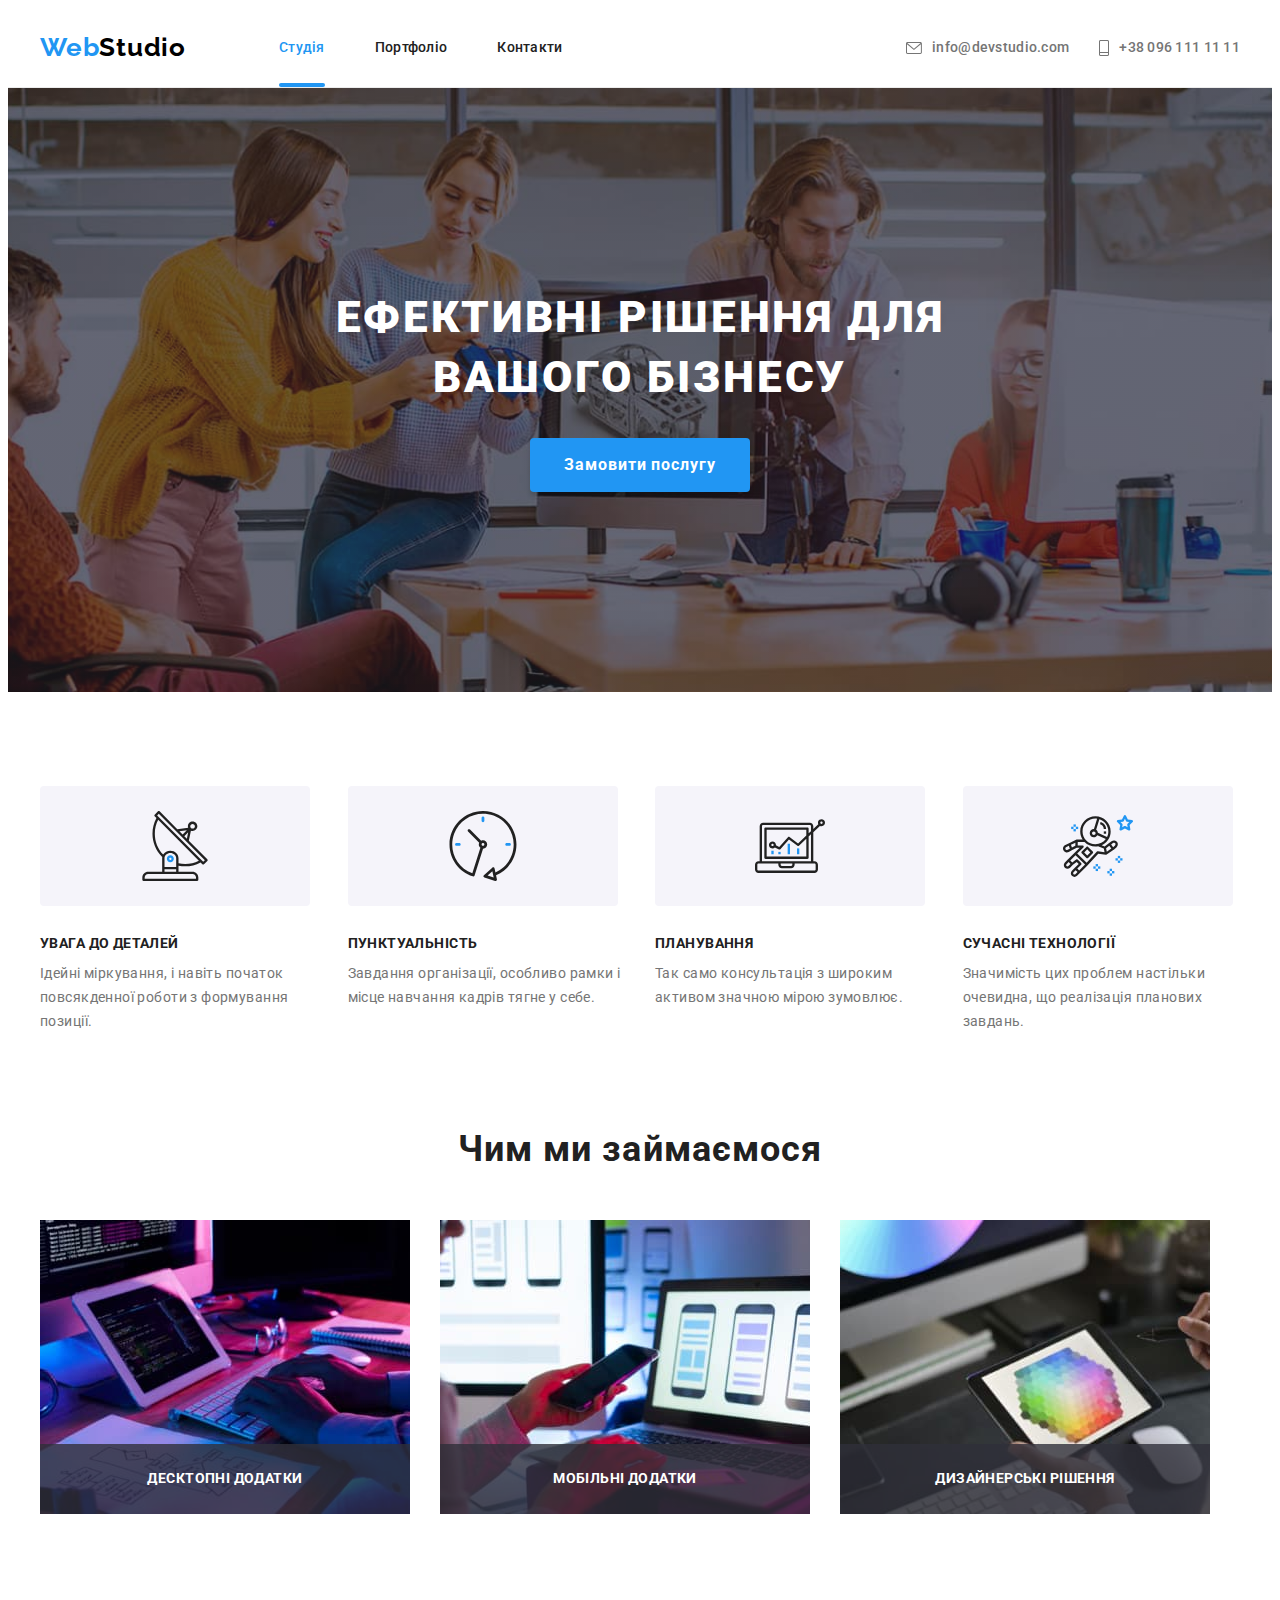
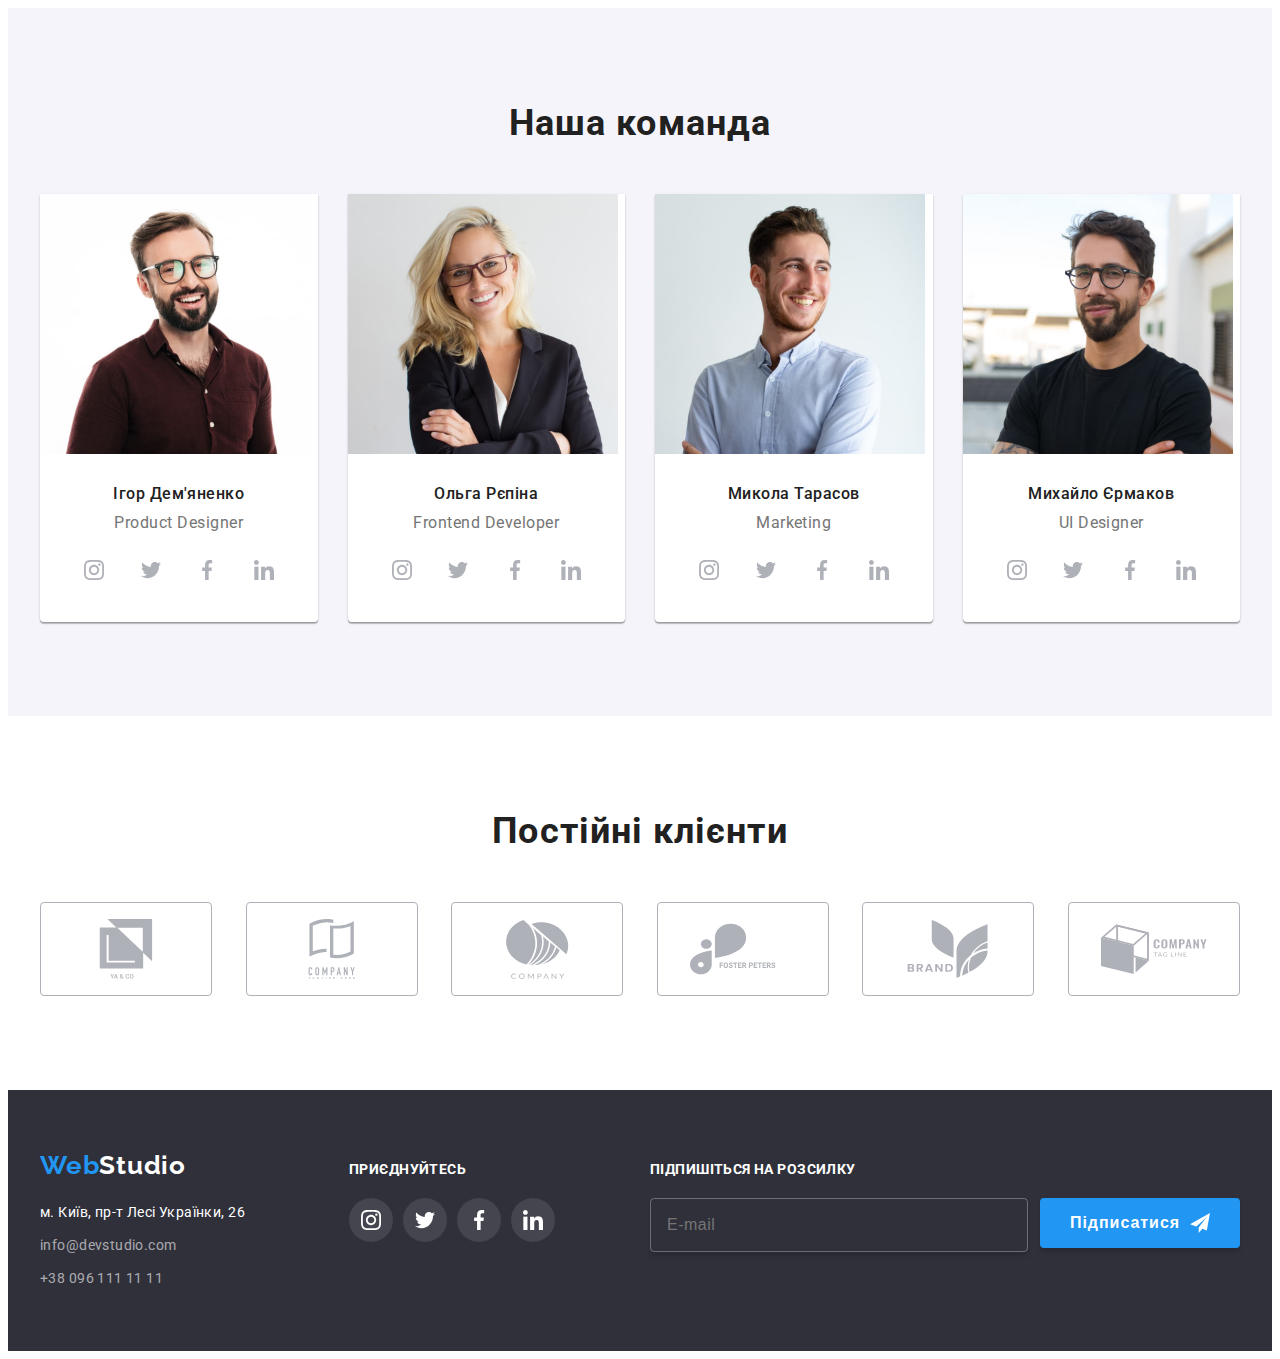
<file: index.html>
<!DOCTYPE html>
<html lang="uk">
<head>
    <meta charset="UTF-8">
    <meta http-equiv="X-UA-Compatible" content="IE=edge">
    <meta name="viewport" content="width=device-width, initial-scale=1.0">
    <title>WebStudio</title>
    <link rel="stylesheet" href="https://cdnjs.cloudflare.com/ajax/libs/modern-normalize/1.1.0/modern-normalize.min.css" integrity="sha512-wpPYUAdjBVSE4KJnH1VR1HeZfpl1ub8YT/NKx4PuQ5NmX2tKuGu6U/JRp5y+Y8XG2tV+wKQpNHVUX03MfMFn9Q==" crossorigin="anonymous" referrerpolicy="no-referrer">
    <link rel="preconnect" href="https://fonts.googleapis.com">
    <link rel="preconnect" href="https://fonts.gstatic.com" crossorigin>
    <link href="https://fonts.googleapis.com/css2?family=Raleway:wght@700&family=Roboto:wght@400;500;700;900&display=swap" rel="stylesheet">
    <link rel="stylesheet" href="./css/main.min.css">
</head>

<body>
    <header>
        <div class="container header--flex">
            <nav class="header__nav">
                <a class="link logo__link" href="./index.html">
                    Web<span class="header__logo--decor">Studio</span>
                </a>
                <ul class="list header-menu__list">
                    <li class="header-menu__item"><a class="link header-menu__link current" href="./index.html">Студія</a></li>
                    <li class="header-menu__item"><a class="link header-menu__link" href="./portfolio.html">Портфоліо</a></li>
                    <li class="header-menu__item"><a class="link header-menu__link" href="">Контакти</a></li>
                </ul>
            </nav>
            <ul class="list header-contacts__list">
                <li><a class="link header-contacts__link" href="mailto:info@devstudio.com">
                    <svg class="header__icon-email" width="16" height="12">
                        <use href="./images/icons/sprite.svg#icon-email"></use>
                    </svg>
                    info@devstudio.com</a></li>
                <li><a class="link header-contacts__link" href="tel:+380961111111">
                    <svg class="header__icon-phone" width="10" height="16">
                        <use href="./images/icons/sprite.svg#icon-phone"></use>
                    </svg>
                    +38 096 111 11 11</a></li>
            </ul>
        </div>
    </header>

    <main>
        <section class="section section-hero">
            <div class="container">
                <h1 class="hero__title">Ефективні рішення для вашого бізнесу</h1>
                <button class="hero__btn" type="button" data-modal-open>Замовити послугу</button>
            </div>
        </section>

        <section class="section section-special">
            <div class="container">
                <h2 class="section__title visually-hidden">Особливості</h2>
                <ul class="list special__list">
                    <li class="special__item">
                        <div class="special__icon-container">
                            <svg class="special__icon" width="70" height="70">
                                <use href="./images/icons/sprite.svg#icon-antenna"></use>
                            </svg>
                        </div>
                        <h3 class="special__title">УВАГА ДО ДЕТАЛЕЙ</h3>
                        <p class="special__desc">Ідейні міркування, і навіть початок повсякденної роботи з формування позиції.</p>
                    </li>
                    <li class="special__item">
                        <div class="special__icon-container">
                            <svg class="special__icon" width="70" height="70">
                                <use href="./images/icons/sprite.svg#icon-clock"></use>
                            </svg>
                        </div>
                        <h3 class="special__title">ПУНКТУАЛЬНІСТЬ</h3>
                        <p class="special__desc" >Завдання організації, особливо рамки і місце навчання кадрів тягне у себе.</p>
                    </li>
                    <li class="special__item">
                        <div class="special__icon-container">
                            <svg class="special__icon" width="70" height="70">
                                <use href="./images/icons/sprite.svg#icon-diagram"></use>
                            </svg>
                        </div>
                        <h3 class="special__title">ПЛАНУВАННЯ</h3>
                        <p class="special__desc">Так само консультація з широким активом значною мірою зумовлює.</p>
                    </li>
                    <li class="special__item">
                        <div class="special__icon-container">
                            <svg class="special__icon" width="70" height="70">
                                <use href="./images/icons/sprite.svg#icon-astronaut"></use>
                            </svg>
                        </div>
                        <h3 class="special__title">СУЧАСНІ ТЕХНОЛОГІЇ</h3>
                        <p class="special__desc">Значимість цих проблем настільки очевидна, що реалізація планових завдань.</p>
                    </li>
                </ul>
            </div>
        </section>

        <section class="section section-feature">
            <div class="container">
                <h2 class="section__title">Чим ми займаємося</h2>
                <ul class="list feature__list">
                    <li class="feature__item">
                        <a class="link feature__link" href="/">
                            <img class="feature__img" src="./images/feature/box-1.jpg" alt="Coding with a PC and a tablet" width="370" height="294">
                            <p class="feature__desc">Десктопні додатки</p>
                        </a>
                    </li>
                    <li class="feature__item">
                        <a class="link feature__link" href="/">
                            <img class="feature__img" src="./images/feature/box-2.jpg" alt="Designing project for mobile phone" width="370" height="294">
                            <p class="feature__desc">Мобільні додатки</p>
                        </a>
                    </li>
                    <li class="feature__item">
                        <a class="link feature__link" href="/">
                            <img class="feature__img" src="./images/feature/box-3.jpg" alt="Hexagonal color palette on a tablet" width="370" height="294">
                            <p class="feature__desc">Дизайнерські рішення</p>
                        </a>
                    </li>
                </ul>
            </div>
            
        </section>

        <section class="section section-team">
            <div class="container">
                <h2 class="section__title">Наша команда</h2>
                <ul class="list team__list">
                    <li class="team__card">
                        <img class="team__img" src="./images/team/img-team-1.jpg" alt="Ігор Дем'яненко" width="270" height="260">
                        <div class="team__text">
                            <h3 class="team__title">Ігор Дем'яненко</h3>
                            <p class="team__desc">Product Designer</p>
                            <ul class="list social__list">
                                <li class="social__item">
                                    <a class="link social__link" href="">
                                        <svg class="social__icon" width="20" height="20">
                                            <use href="./images/icons/sprite.svg#icon-instagram"></use>
                                        </svg>
                                    </a>
                                </li>
                                <li class="social__item">
                                    <a class="link social__link" href="">
                                        <svg class="social__icon" width="20" height="20">
                                            <use href="./images/icons/sprite.svg#icon-twitter"></use>
                                        </svg>
                                    </a>
                                </li>
                                <li class="social__item">
                                    <a class="link social__link" href="">
                                        <svg class="social__icon" width="20" height="20">
                                            <use href="./images/icons/sprite.svg#icon-facebook"></use>
                                        </svg>
                                    </a>
                                </li>
                                <li class="social__item">
                                    <a class="link social__link" href="">
                                        <svg class="social__icon" width="20" height="20">
                                            <use href="./images/icons/sprite.svg#icon-linkedin"></use>
                                        </svg>
                                    </a>
                                </li>
                            </ul>
                        </div>
                    </li>
                    <li class="team__card">
                        <img class="team__img" src="./images/team/img-team-2.jpg" alt="Ольга Рєпіна" width="270" height="260">
                        <div class="team__text">
                            <h3 class="team__title">Ольга Рєпіна</h3>
                            <p class="team__desc">Frontend Developer</p>
                            <ul class="list social__list">
                                <li class="social__item">
                                    <a class="link social__link" href="">
                                        <svg class="social__icon" width="20" height="20">
                                            <use href="./images/icons/sprite.svg#icon-instagram"></use>
                                        </svg>
                                    </a>
                                </li>
                                <li class="social__item">
                                    <a class="link social__link" href="">
                                        <svg class="social__icon" width="20" height="20">
                                            <use href="./images/icons/sprite.svg#icon-twitter"></use>
                                        </svg>
                                    </a>
                                </li>
                                <li class="social__item">
                                    <a class="link social__link" href="">
                                        <svg class="social__icon" width="20" height="20">
                                            <use href="./images/icons/sprite.svg#icon-facebook"></use>
                                        </svg>
                                    </a>
                                </li>
                                <li class="social__item">
                                    <a class="link social__link" href="">
                                        <svg class="social__icon" width="20" height="20">
                                            <use href="./images/icons/sprite.svg#icon-linkedin"></use>
                                        </svg>
                                    </a>
                                </li>
                            </ul>
                        </div>
                    </li>
                    <li class="team__card">
                        <img class="team__img" src="./images/team/img-team-3.jpg" alt="Микола Тарасов" width="270" height="260">
                        <div class="team__text">
                            <h3 class="team__title">Микола Тарасов</h3>
                            <p class="team__desc">Marketing</p>
                            <ul class="list social__list">
                                <li class="social__item">
                                    <a class="link social__link" href="">
                                        <svg class="social__icon" width="20" height="20">
                                            <use href="./images/icons/sprite.svg#icon-instagram"></use>
                                        </svg>
                                    </a>
                                </li>
                                <li class="social__item">
                                    <a class="link social__link" href="">
                                        <svg class="social__icon" width="20" height="20">
                                            <use href="./images/icons/sprite.svg#icon-twitter"></use>
                                        </svg>
                                    </a>
                                </li>
                                <li class="social__item">
                                    <a class="link social__link" href="">
                                        <svg class="social__icon" width="20" height="20">
                                            <use href="./images/icons/sprite.svg#icon-facebook"></use>
                                        </svg>
                                    </a>
                                </li>
                                <li class="social__item">
                                    <a class="link social__link" href="">
                                        <svg class="social__icon" width="20" height="20">
                                            <use href="./images/icons/sprite.svg#icon-linkedin"></use>
                                        </svg>
                                    </a>
                                </li>
                            </ul>
                        </div>
                    </li>
                    <li class="team__card">
                        <img class="team__img" src="./images/team/img-team-4.jpg" alt="Михайло Єрмаков" width="270" height="260">
                        <div class="team__text">
                            <h3 class="team__title">Михайло Єрмаков</h3>
                            <p class="team__desc">UI Designer</p>
                            <ul class="list social__list">
                                <li class="social__item">
                                    <a class="link social__link" href="">
                                        <svg class="social__icon" width="20" height="20">
                                            <use href="./images/icons/sprite.svg#icon-instagram"></use>
                                        </svg>
                                    </a>
                                </li>
                                <li class="social__item">
                                    <a class="link social__link" href="">
                                        <svg class="social__icon" width="20" height="20">
                                            <use href="./images/icons/sprite.svg#icon-twitter"></use>
                                        </svg>
                                    </a>
                                </li>
                                <li class="social__item">
                                    <a class="link social__link" href="">
                                        <svg class="social__icon" width="20" height="20">
                                            <use href="./images/icons/sprite.svg#icon-facebook"></use>
                                        </svg>
                                    </a>
                                </li>
                                <li class="social__item">
                                    <a class="link social__link" href="">
                                        <svg class="social__icon" width="20" height="20">
                                            <use href="./images/icons/sprite.svg#icon-linkedin"></use>
                                        </svg>
                                    </a>
                                </li>
                            </ul>
                        </div>
                    </li>
                </ul>
            </div>
        </section>

        <section class="section section-clients">
            <div class="container">
                <h2 class="section__title">Постійні клієнти</h2>
                <ul class="list clients__list">
                    <li class="clients__item">
                        <a class="link clients__link" href="">
                            <svg class="clients__icon" width="106" height="60">
                                <use href="./images/icons/sprite.svg#icon-client_1"></use>
                            </svg>
                        </a>
                    </li>
                    <li class="clients__item">
                        <a class="link clients__link" href="">
                            <svg class="clients__icon" width="106" height="60">
                                <use href="./images/icons/sprite.svg#icon-client_2"></use>
                            </svg>
                        </a>
                    </li>
                    <li class="clients__item">
                        <a class="link clients__link" href="">
                            <svg class="clients__icon" width="106" height="60">
                                <use href="./images/icons/sprite.svg#icon-client_3"></use>
                            </svg>
                        </a>
                    </li>
                    <li class="clients__item">
                        <a class="link clients__link" href="">
                            <svg class="clients__icon" width="106" height="60">
                                <use href="./images/icons/sprite.svg#icon-client_4"></use>
                            </svg>
                        </a>
                    </li>
                    <li class="clients__item">
                        <a class="link clients__link" href="">
                            <svg class="clients__icon" width="106" height="60">
                                <use href="./images/icons/sprite.svg#icon-client_5"></use>
                            </svg>
                        </a>
                    </li>
                    <li class="clients__item">
                        <a class="link clients__link" href="">
                            <svg class="clients__icon" width="106" height="60">
                                <use href="./images/icons/sprite.svg#icon-client_6"></use>
                            </svg>
                        </a>
                    </li>
                </ul>
            </div>
        </section>

    </main>

    <footer>
        <div class="container">
            <div>
                <a class="link logo__link footer__logo" href="./index.html">
                    Web<span class="footer__logo--decor">Studio</span>
                </a>
                <address>
                    <ul class="list footer__list">
                        <li class="footer__item">
                            <a class="link footer__address" href="https://goo.gl/maps/kTnFqVp6dQfRhCdu8">м. Київ, пр-т Лесі Українки, 26</a>
                        </li>
                        <li class="footer__item">
                            <a class="link footer__contact" href="mailto:info@devstudio.com">info@devstudio.com</a>
                        </li>
                        <li class="footer__item">
                            <a class="link footer__contact" href="tel:+380961111111">+38 096 111 11 11</a>
                        </li>
                    </ul>
                </address>
            </div>
            <div>
                <p class="social__title">приєднуйтесь</p>
                <ul class="list social__list">
                    <li class="social__item">
                        <a class="link social__link" href="">
                            <svg class="social__icon" width="20" height="20">
                                <use href="./images/icons/sprite.svg#icon-instagram"></use>
                            </svg>
                        </a>
                    </li>
                    <li class="social__item">
                        <a class="link social__link" href="">
                            <svg class="social__icon" width="20" height="20">
                                <use href="./images/icons/sprite.svg#icon-twitter"></use>
                            </svg>
                        </a>
                    </li>
                    <li class="social__item">
                        <a class="link social__link" href="">
                            <svg class="social__icon" width="20" height="20">
                                <use href="./images/icons/sprite.svg#icon-facebook"></use>
                            </svg>
                        </a>
                    </li>
                    <li class="social__item">
                        <a class="link social__link" href="">
                            <svg class="social__icon" width="20" height="20">
                                <use href="./images/icons/sprite.svg#icon-linkedin"></use>
                            </svg>
                        </a>
                    </li>
                </ul>
            </div>
            <div class="subscribe">
                <p class="subscribe__message">Підпишіться на розсилку</p>
                <form class="subscribe__form">
                    <label class="subscribe__field">
                        <input name="subscribe__email"
                        class="subscribe__input"
                        type="email"
                        autocomplete="on"
                        placeholder="E-mail">
                    </label>
                    <button class="subscribe__btn" type="submit">
                        <span class="subscribe__text">Підписатися</span>
                        <svg class="icon-send" width="24" height="24">
                            <use href="./images/icons/sprite.svg#icon-send"></use>
                        </svg>
                    </button>
                </form>
            </div>
        </div>
    </footer>

    <div class="backdrop is-hidden" data-modal>
        <div class="modal">
            <button class="modal__btn--close" type="button" data-modal-close>
                <svg class="modal__icon--close" width="11" height="11">
                    <use href="./images/icons/sprite.svg#icon-close"></use>
                </svg>
            </button>
            <form class="contact-form">
                <p class="contact-form__message">Залиште свої дані, ми вам передзвонимо</p>
                <label class="contact-form__field">
                    <span class="contact-form__title">Ім'я</span>
                    <span class="contact-form__wrapper">
                        <input name="user-name" 
                        class="contact-form__input" 
                        type="text" 
                        required 
                        autocomplete="on" 
                        minlength="2">
                        <span class="contact-form__icon">
                            <svg width="12" height="12">
                                <use href="./images/icons/sprite.svg#icon-form-user"></use>
                            </svg>
                        </span>
                    </span>
                </label>
                <label class="contact-form__field">
                    <span class="contact-form__title">Телефон</span>
                    <span class="contact-form__wrapper">
                        <input name="user-tel" 
                        class="contact-form__input" 
                        type="tel" 
                        required 
                        autocomplete="on" 
                        pattern="[0-9]{3}-[0-9]{2}-[0-9]{3}-[0-9]{2}-[0-9]{2}" 
                        title="XXX-XX-XXX-XX-XX">
                        <span class="contact-form__icon">
                            <svg width="13" height="13">
                                <use href="./images/icons/sprite.svg#icon-form-tel"></use>
                            </svg>
                        </span>
                    </span>
                </label>
                <label class="contact-form__field">
                    <span class="contact-form__title">Пошта</span>
                    <span class="contact-form__wrapper">
                        <input name="user-email" 
                        class="contact-form__input" 
                        type="email" 
                        required 
                        autocomplete="on">
                        <span class="contact-form__icon">
                            <svg width="15" height="12">
                                <use href="./images/icons/sprite.svg#icon-form-email"></use>
                            </svg>
                        </span>
                    </span>
                </label>
                <label class="contact-form__field">
                    <span class="contact-form__title">Коментар</span>
                    <textarea name="user-comment" class="contact-form__comment" placeholder="Введіть текст"></textarea>
                </label>
                <div class="contact-form__policy">
                    <input name="accept-policy" class="contact-form__checkbox visually-hidden" type="checkbox" id="policy-checkbox" required>
                    <label for="policy-checkbox" class="contact-form__label">
                        Погоджуюся з розсилкою та приймаю&nbsp;<a class="contact-form__link" href="">Умови договору</a> 
                    </label>
                </div>
                <button class="contact-form__btn--submit" type="submit">Відправити</button>
            </form>
        </div>
    </div>

    <script src="./js/modal.js"></script>

</body>

</html>
</file>
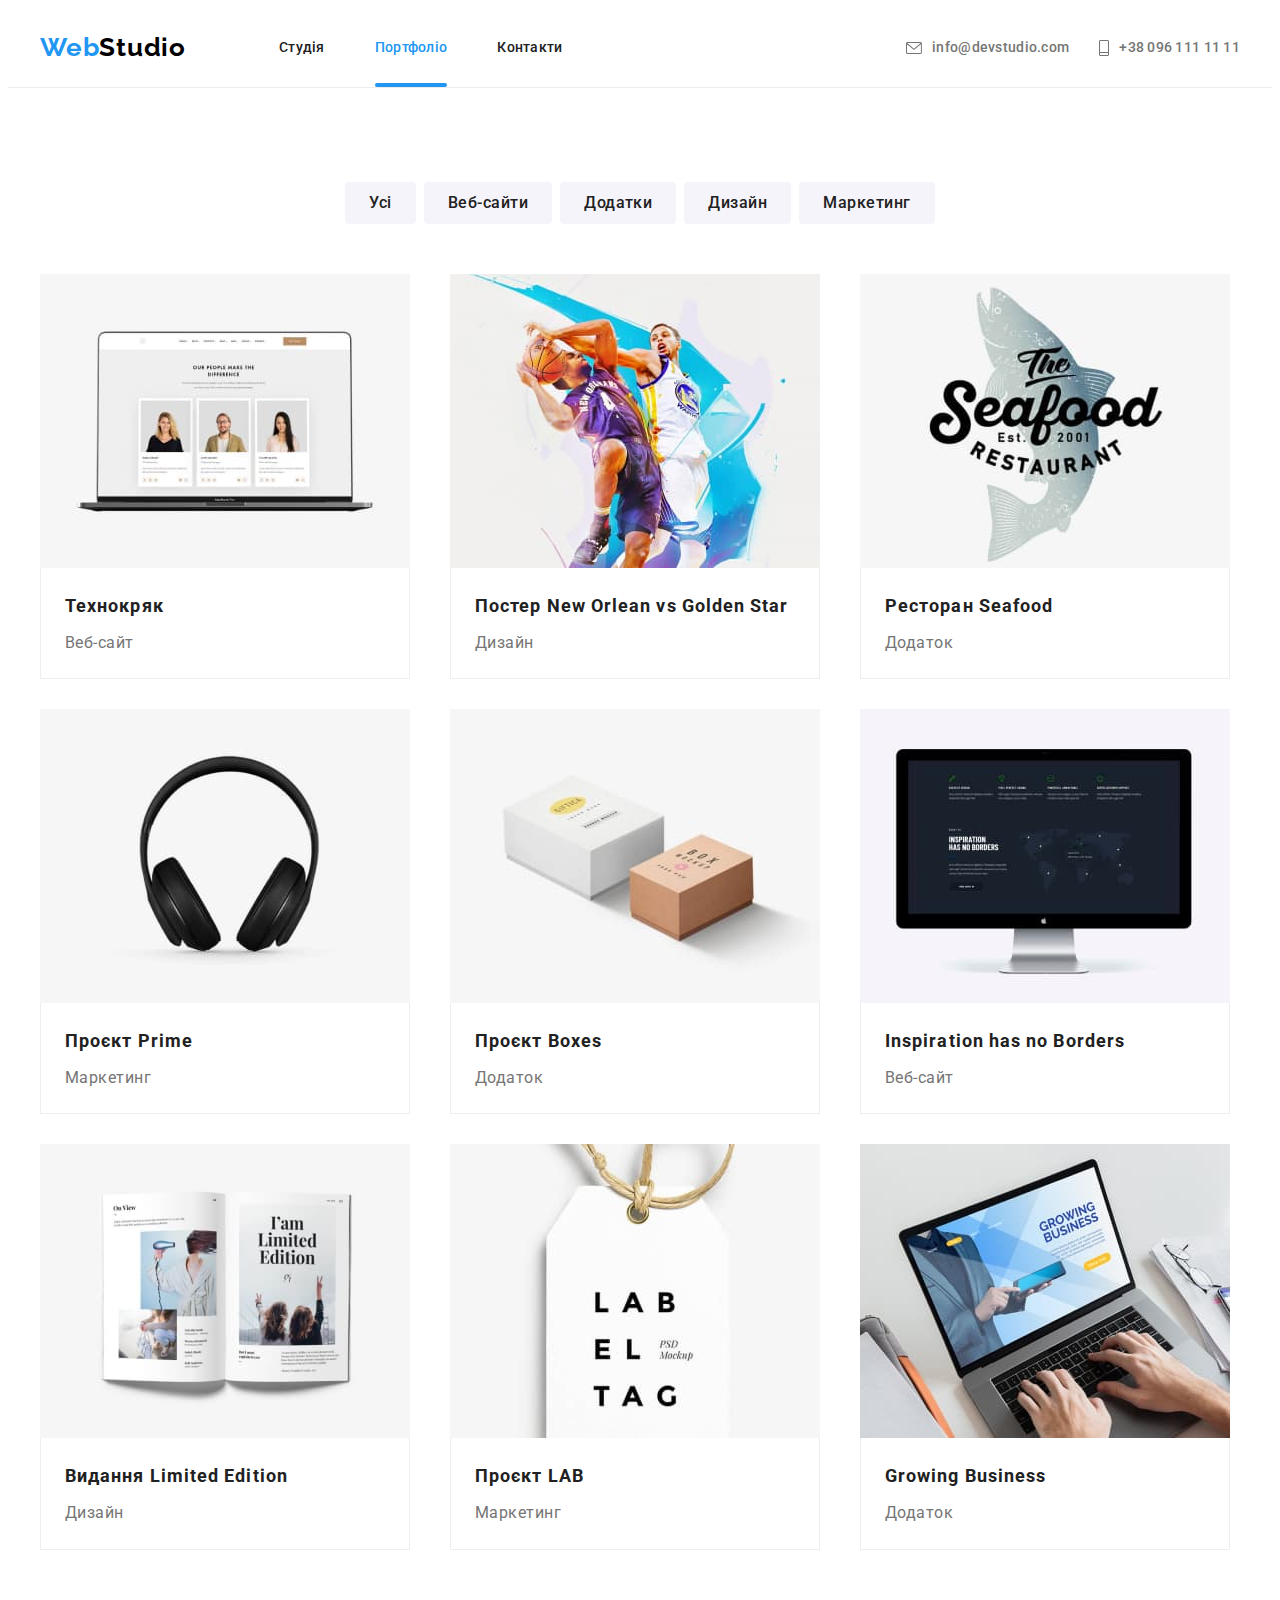
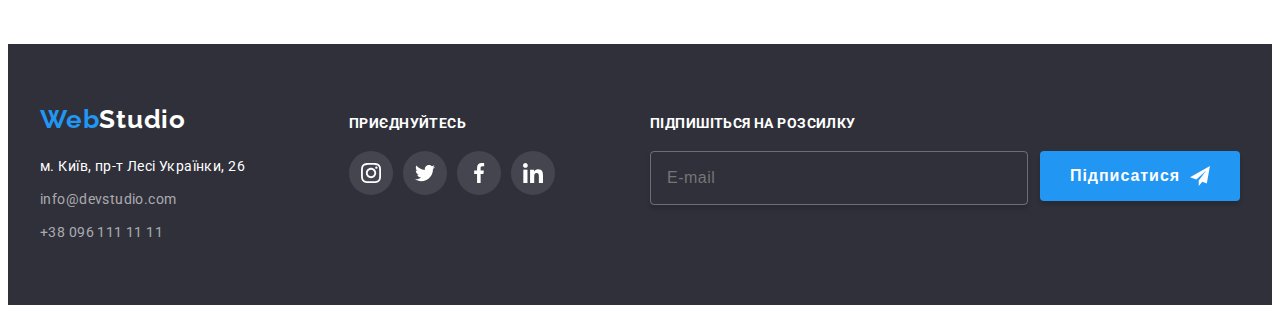
<file: portfolio.html>
<!DOCTYPE html>
<html lang="uk">
<head>
    <meta charset="UTF-8">
    <meta http-equiv="X-UA-Compatible" content="IE=edge">
    <meta name="viewport" content="width=device-width, initial-scale=1.0">
    <title>Portfolio</title>
    <link rel="stylesheet" href="https://cdnjs.cloudflare.com/ajax/libs/modern-normalize/1.1.0/modern-normalize.min.css" integrity="sha512-wpPYUAdjBVSE4KJnH1VR1HeZfpl1ub8YT/NKx4PuQ5NmX2tKuGu6U/JRp5y+Y8XG2tV+wKQpNHVUX03MfMFn9Q==" crossorigin="anonymous" referrerpolicy="no-referrer">
    <link rel="preconnect" href="https://fonts.googleapis.com">
    <link rel="preconnect" href="https://fonts.gstatic.com" crossorigin>
    <link href="https://fonts.googleapis.com/css2?family=Raleway:wght@700&family=Roboto:wght@400;500;700;900&display=swap" rel="stylesheet">
    <link rel="stylesheet" href="./css/main.min.css">
</head>

<body>
    <header>
        <div class="container header--flex">
            <nav class="header__nav">
                <a class="link logo__link" href="./index.html">
                    Web<span class="header__logo--decor">Studio</span>
                </a>
                <ul class="list header-menu__list">
                    <li class="header-menu__item"><a class="link header-menu__link" href="./index.html">Студія</a>
                    </li>
                    <li class="header-menu__item"><a class="link header-menu__link current" href="./portfolio.html">Портфоліо</a>
                    </li>
                    <li class="header-menu__item"><a class="link header-menu__link" href="">Контакти</a></li>
                </ul>
            </nav>
            <ul class="list header-contacts__list">
                <li><a class="link header-contacts__link" href="mailto:info@devstudio.com">
                        <svg class="header__icon-email" width="16" height="12">
                            <use href="./images/icons/sprite.svg#icon-email"></use>
                        </svg>
                        info@devstudio.com</a></li>
                <li><a class="link header-contacts__link" href="tel:+380961111111">
                        <svg class="header__icon-phone" width="10" height="16">
                            <use href="./images/icons/sprite.svg#icon-phone"></use>
                        </svg>
                        +38 096 111 11 11</a></li>
            </ul>
        </div>
    </header>

    <main>
        <section class="section">
            <div class="container">
                <h1 class="section-title visually-hidden">Портфоліо</h1>
                <ul class="list filter__list">
                    <li class="filter__list-item"><button class="filter__btn" type="button">Усі</button></li>
                    <li class="filter__list-item"><button class="filter__btn" type="button">Веб-сайти</button></li>
                    <li class="filter__list-item"><button class="filter__btn" type="button">Додатки</button></li>
                    <li class="filter__list-item"><button class="filter__btn" type="button">Дизайн</button></li>
                    <li class="filter__list-item"><button class="filter__btn" type="button">Маркетинг</button></li>
                </ul>
                
                <ul class="list portfolio__list">
                    <li class="portfolio__card">
                        <a class="link portfolio__link" href="/">
                            <div class="portfolio__wrapper">
                                <img class="portfolio__img" src="./images/portfolio/portfolio-img-01.jpg" alt="portfolio-img-01" width="370" height="294">
                                <p class="portfolio__overlay">Ресурс пропонує комплексні пропозиції з різним рівнем функціоналу та сервісів. Все це дозволить відвідувачу отримати вичерпні відомості про компанію чи приватну особу.</p>
                            </div>
                            <div class="portfolio__text">
                                <h2 class="portfolio__title">Технокряк</h2>
                                <p class="portfolio__desc">Веб-сайт</p>
                            </div>
                        </a>
                    </li>
                    <li class="portfolio__card">
                        <a class="link portfolio__link" href="/">
                            <div class="portfolio__wrapper">
                                <img class="portfolio__img" src="./images/portfolio/portfolio-img-02.jpg" alt="portfolio-img-02" width="370" height="294">
                                <p class="portfolio__overlay">Ресурс пропонує комплексні пропозиції з різним рівнем функціоналу та сервісів. Все це дозволить відвідувачу отримати вичерпні відомості про компанію чи приватну особу.</p>
                            </div>
                            <div class="portfolio__text">
                                <h2 class="portfolio__title">Постер New Orlean vs Golden Star</h2>
                                <p class="portfolio__desc">Дизайн</p>
                            </div>                            
                        </a>
                    </li>
                    <li class="portfolio__card">
                        <a class="link portfolio__link" href="/">
                            <div class="portfolio__wrapper">
                                <img class="portfolio__img" src="./images/portfolio/portfolio-img-03.jpg" alt="portfolio-img-03" width="370" height="294">
                                <p class="portfolio__overlay">Ресурс пропонує комплексні пропозиції з різним рівнем функціоналу та сервісів. Все це дозволить відвідувачу отримати вичерпні відомості про компанію чи приватну особу.</p>
                            </div>
                            <div class="portfolio__text">
                                <h2 class="portfolio__title">Ресторан Seafood</h2>
                                <p class="portfolio__desc">Додаток</p>
                            </div>                            
                        </a>
                    </li>
                    <li class="portfolio__card">
                        <a class="link portfolio__link" href="/">
                            <div class="portfolio__wrapper">
                                <img class="portfolio__img" src="./images/portfolio/portfolio-img-04.jpg" alt="portfolio-img-04" width="370" height="294">
                                <p class="portfolio__overlay">Ресурс пропонує комплексні пропозиції з різним рівнем функціоналу та сервісів. Все це дозволить відвідувачу отримати вичерпні відомості про компанію чи приватну особу.</p>
                            </div>
                            <div class="portfolio__text">
                                <h2 class="portfolio__title">Проєкт Prime</h2>
                                <p class="portfolio__desc">Маркетинг</p>
                            </div>                            
                        </a>
                    </li>
                    <li class="portfolio__card">
                        <a class="link portfolio__link" href="/">
                            <div class="portfolio__wrapper">
                                <img class="portfolio__img" src="./images/portfolio/portfolio-img-05.jpg" alt="portfolio-img-05" width="370" height="294">
                                <p class="portfolio__overlay">Ресурс пропонує комплексні пропозиції з різним рівнем функціоналу та сервісів. Все це дозволить відвідувачу отримати вичерпні відомості про компанію чи приватну особу.</p>
                            </div>
                            <div class="portfolio__text">
                                <h2 class="portfolio__title">Проєкт Boxes</h2>
                                <p class="portfolio__desc">Додаток</p>
                            </div>                            
                        </a>
                    </li>
                    <li class="portfolio__card">
                        <a class="link portfolio__link" href="/">
                            <div class="portfolio__wrapper">
                                <img class="portfolio__img" src="./images/portfolio/portfolio-img-06.jpg" alt="portfolio-img-06" width="370" height="294">
                                <p class="portfolio__overlay">Ресурс пропонує комплексні пропозиції з різним рівнем функціоналу та сервісів. Все це дозволить відвідувачу отримати вичерпні відомості про компанію чи приватну особу.</p>
                            </div>
                            <div class="portfolio__text">
                                <h2 class="portfolio__title">Inspiration has no Borders</h2>
                                <p class="portfolio__desc">Веб-сайт</p>
                            </div>                            
                        </a>
                    </li>
                    <li class="portfolio__card">
                        <a class="link portfolio__link" href="/">
                            <div class="portfolio__wrapper">
                                <img class="portfolio__img" src="./images/portfolio/portfolio-img-07.jpg" alt="portfolio-img-07" width="370" height="294">
                                <p class="portfolio__overlay">Ресурс пропонує комплексні пропозиції з різним рівнем функціоналу та сервісів. Все це дозволить відвідувачу отримати вичерпні відомості про компанію чи приватну особу.</p>
                            </div>
                            <div class="portfolio__text">
                                <h2 class="portfolio__title">Видання Limited Edition</h2>
                                <p class="portfolio__desc">Дизайн</p>
                            </div>                            
                        </a>
                    </li>
                    <li class="portfolio__card">
                        <a class="link portfolio__link" href="/">
                            <div class="portfolio__wrapper">
                                <img class="portfolio__img" src="./images/portfolio/portfolio-img-08.jpg" alt="portfolio-img-08" width="370" height="294">
                                <p class="portfolio__overlay">Ресурс пропонує комплексні пропозиції з різним рівнем функціоналу та сервісів. Все це дозволить відвідувачу отримати вичерпні відомості про компанію чи приватну особу.</p>
                            </div>
                            <div class="portfolio__text">
                                <h2 class="portfolio__title">Проєкт LAB</h2>
                                <p class="portfolio__desc">Маркетинг</p>
                            </div>                            
                        </a>
                    </li>
                    <li class="portfolio__card">
                        <a class="link portfolio__link" href="/">
                            <div class="portfolio__wrapper">
                                <img class="portfolio__img" src="./images/portfolio/portfolio-img-09.jpg" alt="portfolio-img-09" width="370" height="294">
                                <p class="portfolio__overlay">Ресурс пропонує комплексні пропозиції з різним рівнем функціоналу та сервісів. Все це дозволить відвідувачу отримати вичерпні відомості про компанію чи приватну особу.</p>
                            </div>
                            <div class="portfolio__text">
                                <h2 class="portfolio__title">Growing Business</h2>
                                <p class="portfolio__desc">Додаток</p>
                            </div>                            
                        </a>
                    </li>
                </ul>
            </div>
        </section>
    </main>

    <footer>
        <div class="container">
            <div>
                <a class="link logo__link footer__logo" href="./index.html">
                    Web<span class="footer__logo--decor">Studio</span>
                </a>
                <address>
                    <ul class="list footer__list">
                        <li class="footer__item">
                            <a class="link footer__address" href="https://goo.gl/maps/kTnFqVp6dQfRhCdu8">м. Київ, пр-т Лесі
                                Українки, 26</a>
                        </li>
                        <li class="footer__item">
                            <a class="link footer__contact" href="mailto:info@devstudio.com">info@devstudio.com</a>
                        </li>
                        <li class="footer__item">
                            <a class="link footer__contact" href="tel:+380961111111">+38 096 111 11 11</a>
                        </li>
                    </ul>
                </address>
            </div>
            <div>
                <p class="social__title">приєднуйтесь</p>
                <ul class="list social__list">
                    <li class="social__item">
                        <a class="link social__link" href="">
                            <svg class="social__icon" width="20" height="20">
                                <use href="./images/icons/sprite.svg#icon-instagram"></use>
                            </svg>
                        </a>
                    </li>
                    <li class="social__item">
                        <a class="link social__link" href="">
                            <svg class="social__icon" width="20" height="20">
                                <use href="./images/icons/sprite.svg#icon-twitter"></use>
                            </svg>
                        </a>
                    </li>
                    <li class="social__item">
                        <a class="link social__link" href="">
                            <svg class="social__icon" width="20" height="20">
                                <use href="./images/icons/sprite.svg#icon-facebook"></use>
                            </svg>
                        </a>
                    </li>
                    <li class="social__item">
                        <a class="link social__link" href="">
                            <svg class="social__icon" width="20" height="20">
                                <use href="./images/icons/sprite.svg#icon-linkedin"></use>
                            </svg>
                        </a>
                    </li>
                </ul>
            </div>
            <div class="subscribe">
                <p class="subscribe__message">Підпишіться на розсилку</p>
                <form class="subscribe__form">
                    <label class="subscribe__field">
                        <input name="subscribe__email" class="subscribe__input" type="email" autocomplete="on"
                            placeholder="E-mail">
                    </label>
                    <button class="subscribe__btn" type="submit">
                        <span class="subscribe__text">Підписатися</span>
                        <svg class="icon-send" width="24" height="24">
                            <use href="./images/icons/sprite.svg#icon-send"></use>
                        </svg>
                    </button>
                </form>
            </div>
        </div>
    </footer>
    
</body>

</html>
</file>
<file: css/main.min.css>
:root{--main-font: "Roboto", sans-serif;--logo-font: "Raleway", sans-serif;--white-color: #ffffff;--accent-color: #2196f3;--gray-bgcolor: #f5f4fa;--dark-bgcolor: #2f303a;--gray-text-color: #757575;--dark-text-color: #212121;--black-text-color: #000000;--accent-btn-color: #188ce8;--white-border: #eeeeee;--border-bottom-line: #ececec;--footer-gray-color: #ffffff99;--overlay-color: #2f303a66;--icon-gray-color: #afb1b8;--icon-dark-gray-color: #ffffff1a;--feature-bgcolor: #2f303acc;--portfolio-overlay-color: #2196f3e6;--backdrop-color: #00000033;--form-border-color: #21212133;--form-placeholder-color: #75757580;--timing-cubic: cubic-bezier(.4, 0, .2, 1);--btn-shadow: 0px 4px 4px rgba(0, 0, 0, .15);--card-shadow: 0px 1px 3px rgba(0, 0, 0, .12), 0px 1px 1px rgba(0, 0, 0, .14), 0px 2px 1px rgba(0, 0, 0, .2)}.visually-hidden{position:absolute;width:1px;height:1px;margin:-1px;padding:0;overflow:hidden;border:0;clip:rect(0 0 0 0)}body{font-family:var(--main-font);font-style:normal;font-size:14px;line-height:1.71;color:var(--dark-text-color);background-color:var(--white-color)}h1,h2,h3,h4,p{margin-top:0;margin-bottom:0}.link{text-decoration:none}.link:visited{text-decoration:none}.list{list-style:none;padding:0;margin:0}img{display:block}.container{margin:0 auto;padding:0 15px;width:1200px}.section{padding:94px 0}.section__title{margin-bottom:50px;font-weight:700;font-size:36px;line-height:1.17;text-align:center;letter-spacing:.03em;color:var(--dark-text-color)}.social__link{width:44px;height:44px;display:flex;justify-content:center;align-items:center;border-radius:50%;fill:var(--icon-gray-color);transition:background-color 250ms var(--timing-cubic)}.social__link:hover,.social__link:focus{background-color:var(--accent-color);fill:var(--white-color)}.social__title{margin-bottom:20px;font-weight:700;font-size:14px;line-height:1.14;letter-spacing:.03em;text-transform:uppercase;color:var(--white-color)}.logo__link{margin-right:93px;font-family:var(--logo-font);font-style:normal;font-weight:700;font-size:26px;line-height:1.2;letter-spacing:.03em;color:var(--accent-color)}.subscribe__message{margin-bottom:20px;font-weight:700;font-size:14px;line-height:1.14;letter-spacing:.03em;text-transform:uppercase;color:var(--white-color)}.subscribe__form{display:flex;gap:12px}.subscribe__input{width:358px;height:50px;padding-left:16px;color:var(--white-color);background-color:rgba(0,0,0,0);border:1px solid rgba(255,255,255,.3);box-shadow:var(--btn-shadow);border-radius:4px;transition:border-color 250ms var(--timing-cubic)}.subscribe__input::placeholder{font-size:16px;line-height:1.25;letter-spacing:.03em;border-color:var(--footer-gray-color)}.subscribe__input:hover,.subscribe__input:focus{outline:none;border-color:var(--accent-color);cursor:pointer}.subscribe__btn{width:200px;height:50px;display:flex;align-items:center;gap:10px;padding:10px 28px;background-color:var(--accent-color);border-color:rgba(0,0,0,0);border-radius:4px;box-shadow:var(--btn-shadow);transition:background-color 250ms var(--timing-cubic)}.subscribe__btn:hover,.subscribe__btn:focus{background-color:var(--accent-btn-color);cursor:pointer}.subscribe__text{font-family:inherit;font-weight:700;font-size:16px;line-height:1.88;letter-spacing:.06em;color:var(--white-color)}.icon-send{width:24px;height:24px;display:flex;justify-content:center;align-items:center;fill:var(--white-color)}.backdrop{position:fixed;top:0%;left:0%;width:100vw;height:100vh;background-color:var(--backdrop-color);transition:opacity 250ms var(--timing-cubic),visibility 250ms var(--timing-cubic)}.backdrop.is-hidden{opacity:0;visibility:hidden;pointer-events:none}.modal{position:absolute;top:50%;left:50%;transform:translate(-50%, -50%);width:528px;height:580px;padding:40px;background-color:var(--white-color);box-shadow:var(--card-shadow);border-radius:4px}.modal__btn--close{position:absolute;top:8px;right:8px;display:flex;justify-content:center;align-items:center;width:30px;height:30px;padding:0;border:1px solid rgba(0,0,0,.1019607843);border-radius:50%;background-color:rgba(0,0,0,0);cursor:pointer;fill:var(--black-text-color);transition:fill 250ms var(--timing-cubic)}.modal__btn--close:hover,.modal__btn--close:focus{fill:var(--accent-color)}.contact-form__message{margin-bottom:12px;font-weight:700;font-size:20px;line-height:1.15;text-align:center;letter-spacing:.03em;color:var(--dark-text-color)}.contact-form__field{display:block;margin-bottom:10px}.contact-form__title{display:block;font-size:12px;line-height:1.16;letter-spacing:.01em;color:var(--gray-text-color)}.contact-form__wrapper{position:relative;display:block;margin-top:4px}.contact-form__input{width:100%;height:40px;padding-left:42px;border:1px solid var(--form-border-color);border-radius:4px;transition:border-color 250ms var(--timing-cubic)}.contact-form__input:hover,.contact-form__input:focus{outline:none;border-color:var(--accent-color);cursor:pointer}.contact-form__icon{position:absolute;top:50%;left:12px;transform:translateY(-50%);width:18px;height:18px;display:flex;justify-content:center;align-items:center;fill:var(--dark-text-color);transition:fill 250ms var(--timing-cubic)}.contact-form__icon:hover{fill:var(--accent-color);cursor:pointer}.contact-form__input:hover+.contact-form__icon,.contact-form__input:focus+.contact-form__icon{fill:var(--accent-color)}.contact-form__comment{width:100%;height:120px;resize:none;margin-top:4px;padding:12px 16px;border:1px solid var(--form-border-color);border-radius:4px;transition:border-color 250ms var(--timing-cubic)}.contact-form__comment:hover,.contact-form__comment:focus{outline:none;border-color:var(--accent-color);cursor:pointer}.contact-form__comment::placeholder{font-size:12px;line-height:1.16;letter-spacing:.01em;color:var(--form-placeholder-color)}.contact-form__link{color:var(--accent-color)}.contact-form__policy{margin-bottom:30px}.contact-form__label{display:flex;justify-content:center;align-items:center;font-size:14px;line-height:1.71;letter-spacing:.03em;color:var(--gray-text-color)}.contact-form__label::before{content:"";display:inline-block;width:16px;height:15px;margin-right:8px;cursor:pointer;border:2px solid var(--dark-text-color);border-radius:2px}.contact-form__checkbox:checked+.contact-form__label::before{background-color:var(--accent-color);background-image:url(../images/icons/checked.svg);background-size:contain;background-position:center;background-repeat:no-repeat;border-color:var(--accent-color)}.contact-form__checkbox:focus+.contact-form__label::before{outline:1px solid var(--accent-color);border-color:var(--accent-color)}.contact-form__btn--submit{display:block;min-width:200px;height:50px;padding:10px;margin:0 auto;font-family:inherit;font-weight:700;font-size:16px;line-height:1.88;letter-spacing:.06em;color:var(--white-color);background-color:var(--accent-color);border-color:rgba(0,0,0,0);box-shadow:var(--btn-shadow);border-radius:4px;transition:background-color 250ms var(--timing-cubic)}.contact-form__btn--submit:hover,.contact-form__btn--submit:focus{background-color:var(--accent-btn-color);cursor:pointer}header{padding-top:24px;padding-bottom:24px;border-bottom:1px solid var(--border-bottom-line)}.header--flex,.header__nav,.header-menu__list,.header-contacts__list,.header-contacts__link{display:flex;align-items:center}.header--flex{justify-content:space-between}.header__logo--decor{color:var(--black-text-color)}.header-menu__link{font-weight:500;font-size:14px;line-height:1.14;letter-spacing:.02em;color:var(--dark-text-color);transition:color 250ms var(--timing-cubic)}.header-menu__link:hover,.header-menu__link:focus{color:var(--accent-color)}.header-menu__item:not(:last-child){margin-right:50px}.current{position:relative;color:var(--accent-color)}.current::after{content:"";position:absolute;bottom:-32px;display:block;width:100%;height:4px;background-color:var(--accent-color);border-radius:2px}.header-contacts__list{margin-left:auto;gap:30px}.header-contacts__link{font-weight:500;font-size:14px;line-height:1.14;letter-spacing:.02em;color:var(--gray-text-color);transition:color 250ms var(--timing-cubic)}.header-contacts__link:hover,.header-contacts__link:focus{color:var(--accent-color)}.header-contacts__link:hover svg,.header-contacts__link:focus svg{fill:var(--accent-color)}.header__icon-email,.header__icon-phone{display:inline-block;margin-right:10px;fill:var(--gray-text-color)}.section-hero{padding:200px 0;margin-left:auto;margin-right:auto;max-width:1600px;text-align:center;background-color:var(--dark-bgcolor);background-image:linear-gradient(var(--overlay-color), var(--overlay-color)),url(../images/hero/hero.jpg);background-size:cover;background-position:center;background-repeat:no-repeat}.hero__title{margin:0 auto 30px;max-width:696px;font-weight:900;font-size:44px;line-height:1.36;letter-spacing:.06em;text-transform:uppercase;color:var(--white-color)}.hero__btn{padding:10px 32px;font-family:inherit;font-weight:700;font-size:16px;line-height:1.88;letter-spacing:.06em;color:var(--white-color);background-color:var(--accent-color);border-color:rgba(0,0,0,0);border-radius:4px;box-shadow:var(--btn-shadow);transition:background-color 250ms var(--timing-cubic)}.hero__btn:hover,.hero__btn:focus{background-color:var(--accent-btn-color);cursor:pointer}.special__list{display:flex}.special__item{flex-basis:calc((100% - 90px)/4)}.special__item:not(:last-child){margin-right:30px}.special__icon-container{width:270px;height:120px;display:flex;justify-content:center;align-items:center;margin-bottom:30px;background-color:var(--gray-bgcolor);border-radius:4px}.special__title{margin-bottom:10px;font-weight:700;font-size:14px;line-height:1.14;letter-spacing:.03em;text-transform:uppercase;color:var(--dark-text-color)}.special__desc{letter-spacing:.03em;color:var(--gray-text-color)}.section-feature{padding-top:0}.feature__list{display:flex;flex-wrap:wrap}.feature__item{display:block}.feature__item:not(:last-child){margin-right:30px}.feature__link{position:relative;width:370px;height:294px;overflow:hidden;display:block}.feature__img{display:block;max-width:100%;height:auto}.feature__desc{position:absolute;bottom:0;width:100%;height:70px;display:flex;justify-content:center;align-items:center;margin:0;font-weight:700;font-size:14px;line-height:1.14;text-align:center;letter-spacing:.03em;text-transform:uppercase;color:var(--white-color);background-color:var(--feature-bgcolor)}.section-team{margin-bottom:0;padding-bottom:94px;background-color:var(--gray-bgcolor)}.team__list{display:flex;flex-wrap:wrap}.team__card{flex-basis:calc((100% - 90px)/4);background-color:var(--white-color);box-shadow:var(--card-shadow);border-radius:0px 0px 4px 4px}.team__card:not(:last-child){margin-right:30px}.team__text{padding:30px 32px;text-align:center;font-size:16px;line-height:1.19;letter-spacing:.03em;color:var(--dark-text-color)}.team__title{margin-bottom:10px;font-size:16px;font-weight:500}.team__desc{margin-bottom:16px;color:var(--gray-text-color)}.section-team .social__list{display:flex;justify-content:space-between;align-items:center}.clients__list{display:flex;flex-wrap:wrap;justify-content:space-between;align-items:center}.clients__item:not(:last-child){margin-right:30px}.clients__link{width:170px;height:92px;display:flex;justify-content:center;align-items:center;fill:var(--icon-gray-color);border:1px solid var(--icon-gray-color);border-radius:4px;transition:fill 250ms var(--timing-cubic),border-color 250ms var(--timing-cubic)}.clients__link:hover,.clients__link:focus{fill:var(--accent-color);border-color:var(--accent-color)}footer{padding:60px 0;background-color:var(--dark-bgcolor)}footer .container{display:flex;align-items:baseline}footer .container div:nth-of-type(1){margin-right:70px}footer .container div:nth-of-type(2){margin-right:auto}footer .social__list{display:flex;justify-content:space-between;align-items:center;min-width:206px}.footer__logo{display:inline-block;margin-bottom:20px}.footer__logo--decor{color:var(--white-color)}.footer__item:not(:last-child){margin-bottom:9px}.footer__contact,.footer__address{font-style:normal;font-size:14px;line-height:1.71;letter-spacing:.03em}.footer__address{color:var(--white-color)}.footer__contact{color:var(--footer-gray-color)}footer .social__item .social__link{fill:var(--white-color);background-color:var(--icon-dark-gray-color);transition:background-color 250ms var(--timing-cubic)}footer .social__item .social__link:hover,footer .social__item .social__link:focus{background-color:var(--accent-color)}.filter__list{display:flex;justify-content:center;margin-bottom:50px}.filter__list-item:not(:last-child){margin-right:8px}.filter__btn{padding:6px 22px;text-align:center;font-family:inherit;font-weight:500;font-size:16px;line-height:1.63;letter-spacing:.03em;color:var(--dark-text-color);background-color:var(--gray-bgcolor);border-radius:4px;border-color:rgba(0,0,0,0);transition:color 250ms var(--timing-cubic),background-color 250ms var(--timing-cubic),box-shadow 250ms var(--timing-cubic)}.filter__btn:hover,.filter__btn:focus{color:var(--white-color);background-color:var(--accent-color);cursor:pointer;box-shadow:0px 3px 1px rgba(0,0,0,.1),0px 1px 2px rgba(0,0,0,.08),0px 2px 2px rgba(0,0,0,.12)}.portfolio__list{display:flex;flex-wrap:wrap}.portfolio__card{display:inline-block;background-color:var(--white-color);flex-basis:calc((100% - 60px)/3)}.portfolio__card:not(:nth-child(3n)){margin-right:30px}.portfolio__card:not(:nth-last-child(-n+3)){margin-bottom:30px}.portfolio__link{display:inline-block;transition:box-shadow 250ms var(--timing-cubic)}.portfolio__link:hover,.portfolio__link:focus{box-shadow:0px 1px 1px rgba(0,0,0,.12),0px 4px 4px rgba(0,0,0,.06),1px 4px 6px rgba(0,0,0,.16)}.portfolio__wrapper{position:relative;overflow:hidden}.portfolio__overlay{position:absolute;top:0;left:0;width:100%;height:100%;margin:0;padding:63px 24px;font-size:18px;line-height:1.56;letter-spacing:.03em;color:var(--white-color);background-color:var(--portfolio-overlay-color);transform:translateY(100%);transition:transform 250ms var(--timing-cubic)}.portfolio__card:hover .portfolio__overlay{transform:translateY(0)}.portfolio__text{padding:20px 24px;border-right:1px solid var(--white-border);border-left:1px solid var(--white-border);border-bottom:1px solid var(--white-border)}.portfolio__title{margin-bottom:4px;font-weight:700;font-size:18px;line-height:2;letter-spacing:.06em;color:var(--dark-text-color)}.portfolio__desc{font-size:16px;line-height:1.88;letter-spacing:.03em;color:var(--gray-text-color)}/*# sourceMappingURL=main.min.css.map */
</file>
